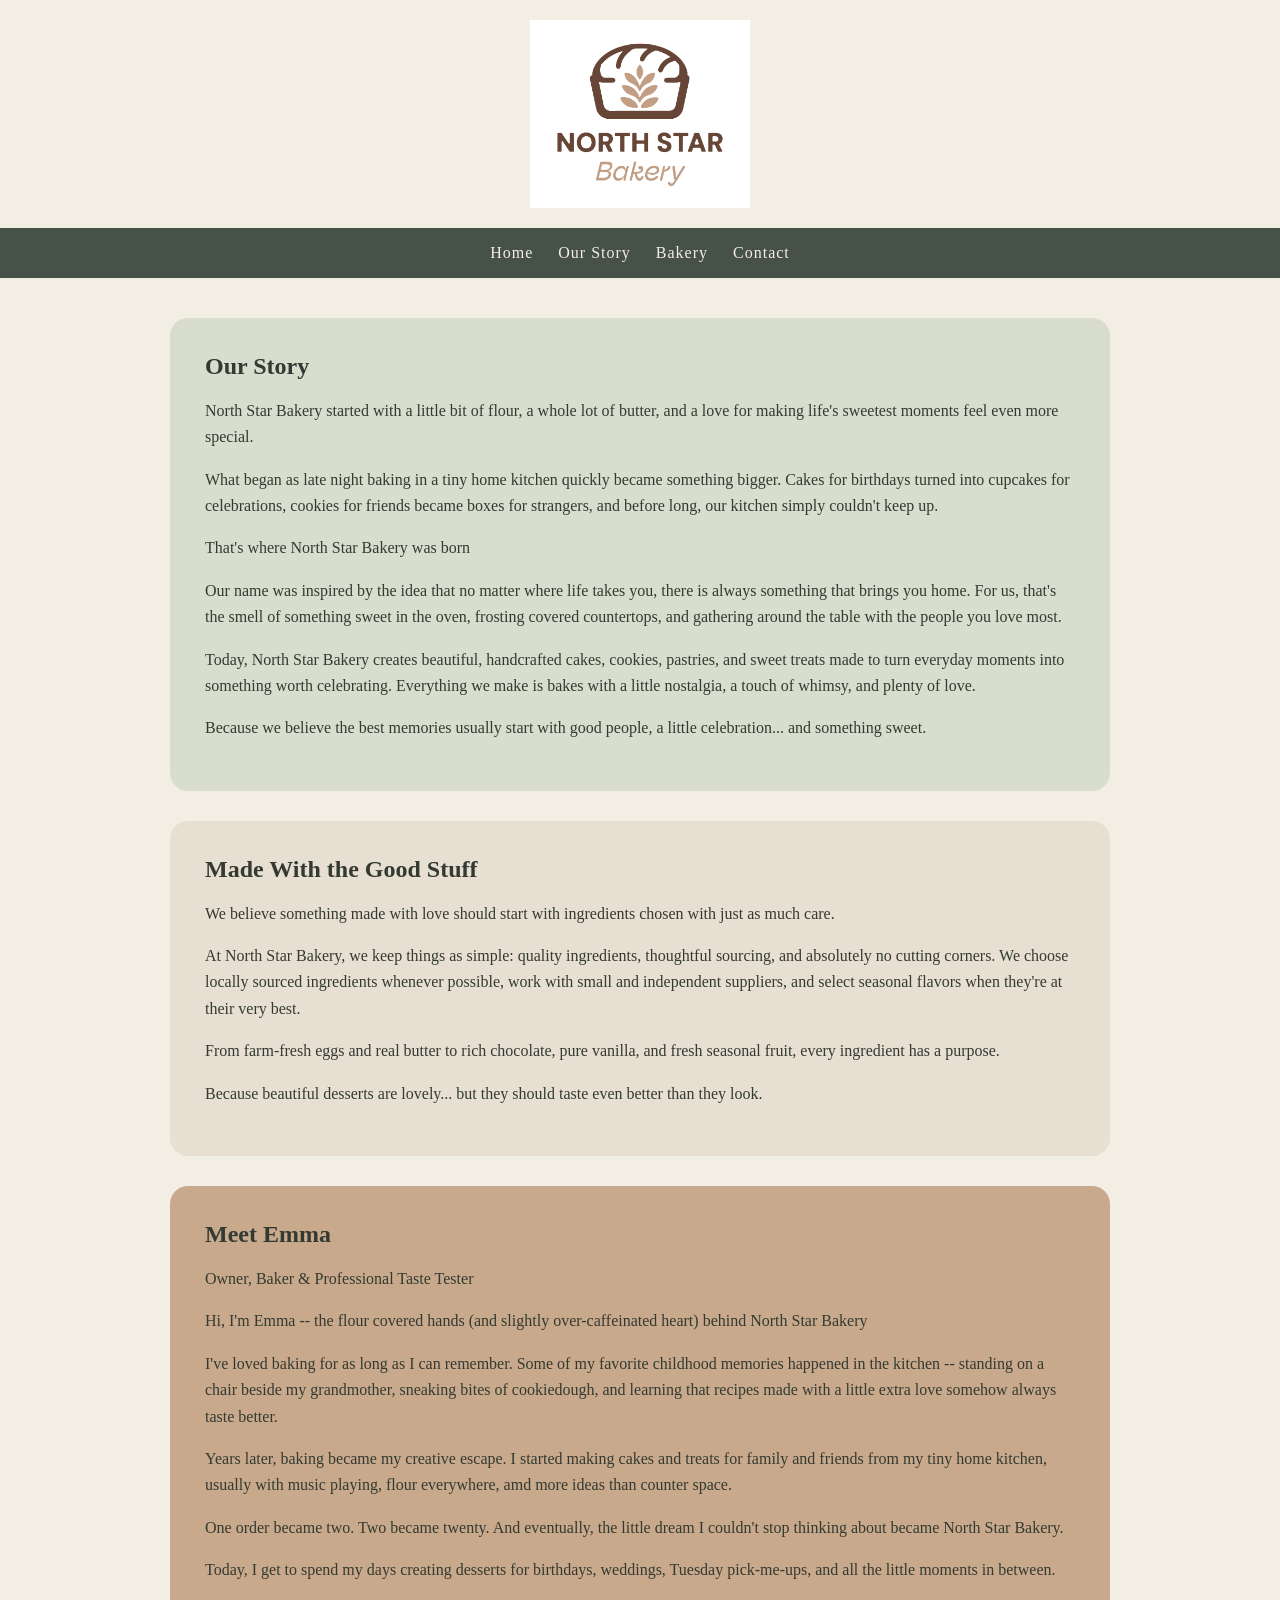
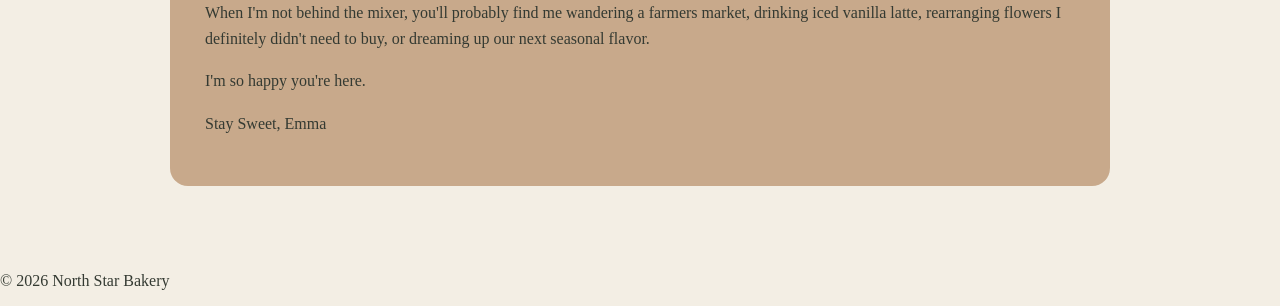
<file: about.html>
<!DOCTYPE html>
<html lang"en">
<head>
    <meta charset="UTF-8">
    <meta name="viewport" content="width=device-width, initial-scale=1.0">
    <title>North Star Bakery</title>
    <link rel="stylesheet" href="css/styles.css">
</head>
<body>
    <header>
<img class="logo" src="images/bakery-logo_c.png" alt="North Star Bakery Logo">
<nav>
    <a href="index.html">Home</a>
    <a href="about.html">Our Story</a>
    <a href="products.html">Bakery</a>
    <a href="contact.html">Contact</a>
</nav>
</header>
    <main>
        <section class="story-section">
    <h1>Our Story</h1>
    <p>
    North Star Bakery started with a little bit of flour, a whole lot of butter, and a love for making life's sweetest moments feel even more special.
    </p>
    <p>
            What began as late night baking in a tiny home kitchen quickly became something bigger. Cakes for birthdays turned into cupcakes for celebrations, cookies for friends became boxes for strangers, and before long, our kitchen simply couldn't keep up.
    </p>
    <p>
    That's where North Star Bakery was born
    </p>
    <p>
    Our name was inspired by the idea that no matter where life takes you, there is always something that brings you home. For us, that's the smell of something sweet in the oven, frosting covered countertops, and gathering around the table with the people you love most.
    </p>
    <p>
    Today, North Star Bakery creates beautiful, handcrafted cakes, cookies, pastries, and sweet treats made to turn everyday moments into something worth celebrating. Everything we make is bakes with a little nostalgia, a touch of whimsy, and plenty of love.
    </p>
    <p>
    Because we believe the best memories usually start with good people, a little celebration... and something sweet.
    </p>
        </section>
        <section class="values-section">
    <h2>Made With the Good Stuff</h2>
    <p>
        We believe something made with love should start with ingredients chosen with just as much care.
    </p>
    <p>
        At North Star Bakery, we keep things as simple: quality ingredients, thoughtful sourcing, and absolutely no cutting corners. We choose locally sourced ingredients whenever possible, work with small and independent suppliers, and select seasonal flavors when they're at their very best.
    </p>
    <p>
        From farm-fresh eggs and real butter to rich chocolate, pure vanilla, and fresh seasonal fruit, every ingredient has a purpose.
    </p>
    <p>
        Because beautiful desserts are lovely... but they should taste even better than they look.
    </P>
        </section>
        <section class="baker-section">
    <h2>Meet Emma</h2>
    <p>
        Owner, Baker & Professional Taste Tester
    </p>
    <p>
        Hi, I'm Emma -- the flour covered hands (and slightly over-caffeinated heart) behind North Star Bakery
    </p>
    <p>
        I've loved baking for as long as I can remember. Some of my favorite childhood memories happened in the kitchen -- standing on a chair beside my grandmother, sneaking bites of cookiedough, and learning that recipes made with a little extra love somehow always taste better.
    </p>
    <p>
        Years later, baking became my creative escape. I started making cakes and treats for family and friends from my tiny home kitchen, usually with music playing, flour everywhere, amd more ideas than counter space.
    </p>
    <p>
        One order became two. Two became twenty. And eventually, the little dream I couldn't stop thinking about became North Star Bakery.
    </p>
    <p>
        Today, I get to spend my days creating desserts for birthdays, weddings, Tuesday pick-me-ups, and all the little moments in between.
    </p>
    <p>
        When I'm not behind the mixer, you'll probably find me wandering a farmers market, drinking iced vanilla latte, rearranging flowers I definitely didn't need to buy, or dreaming up our next seasonal flavor.
    </p>
    <p> 
        I'm so happy you're here.
    </p>
    <p>
        Stay Sweet,
        Emma
    </p>
    </section> 
    </main>
<footer>
    <p>&copy; 2026 North Star Bakery</p>
</footer>
</body>
</html>
</file>
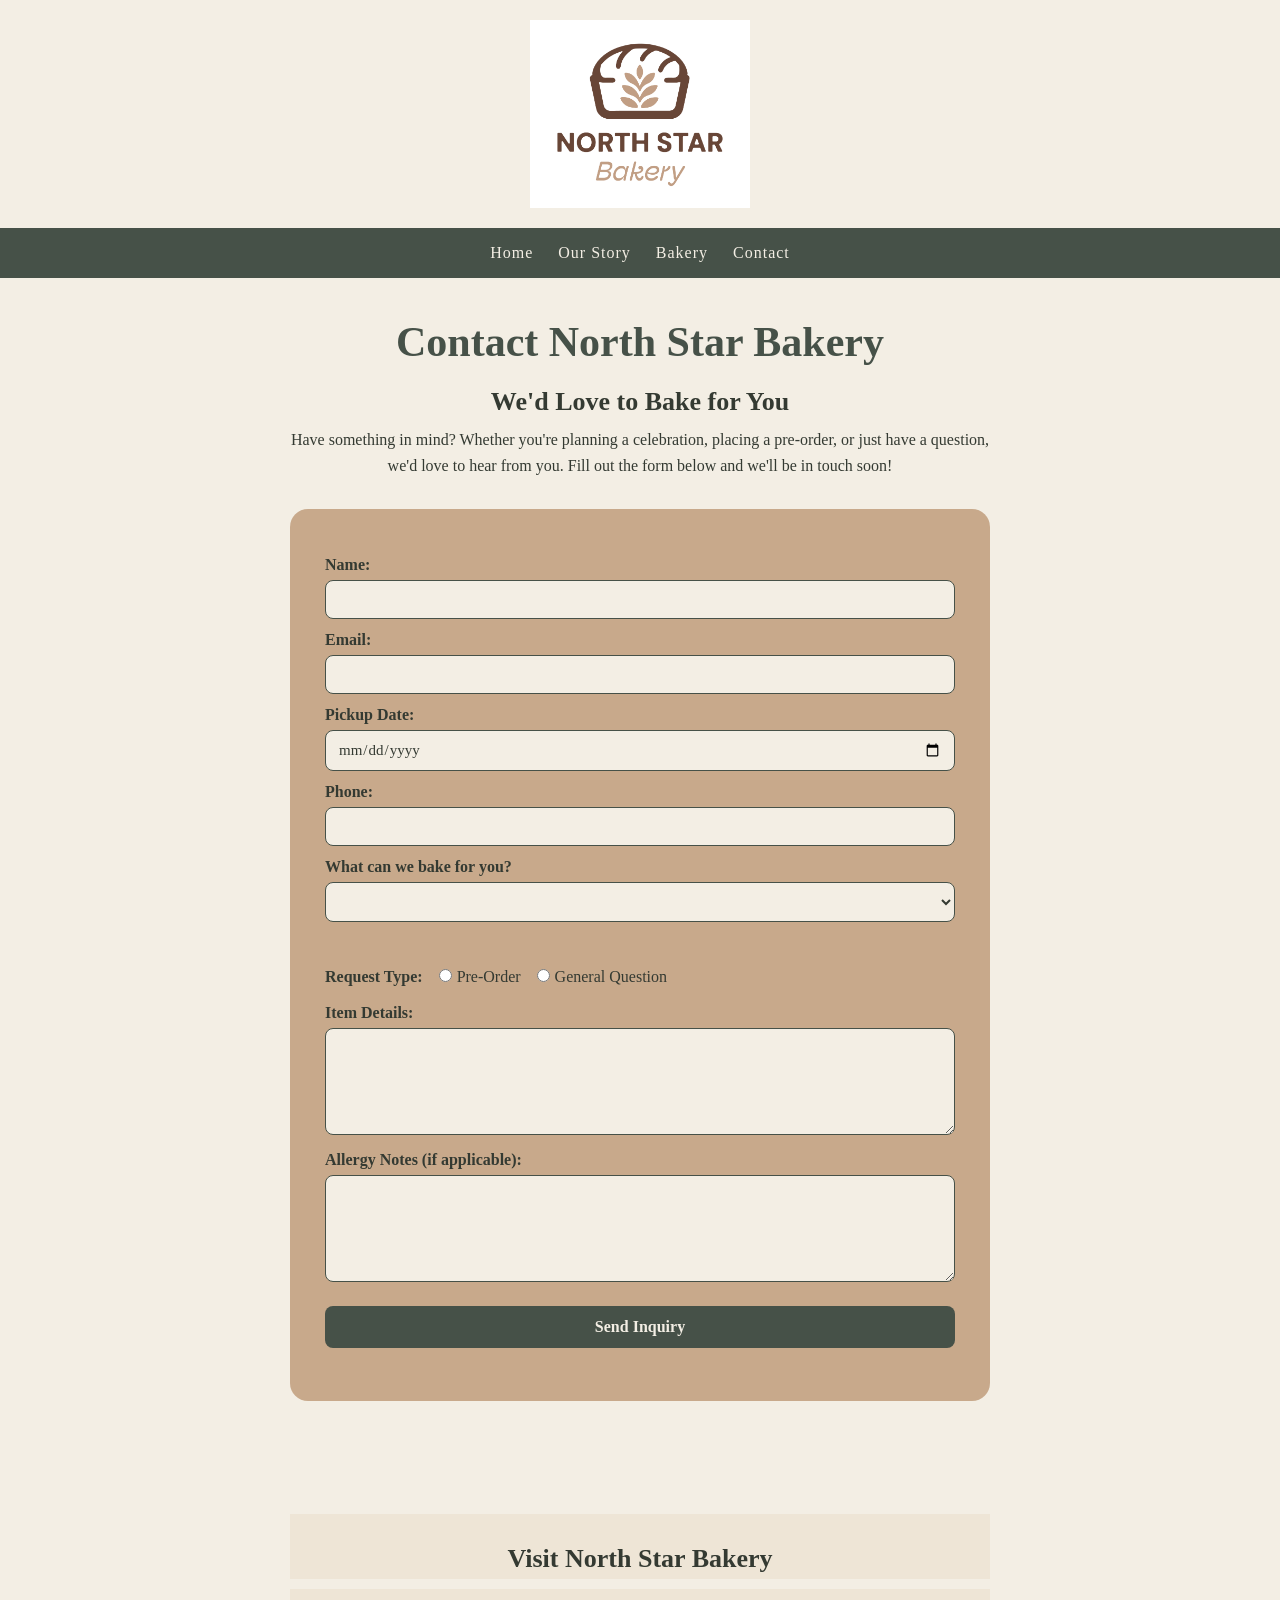
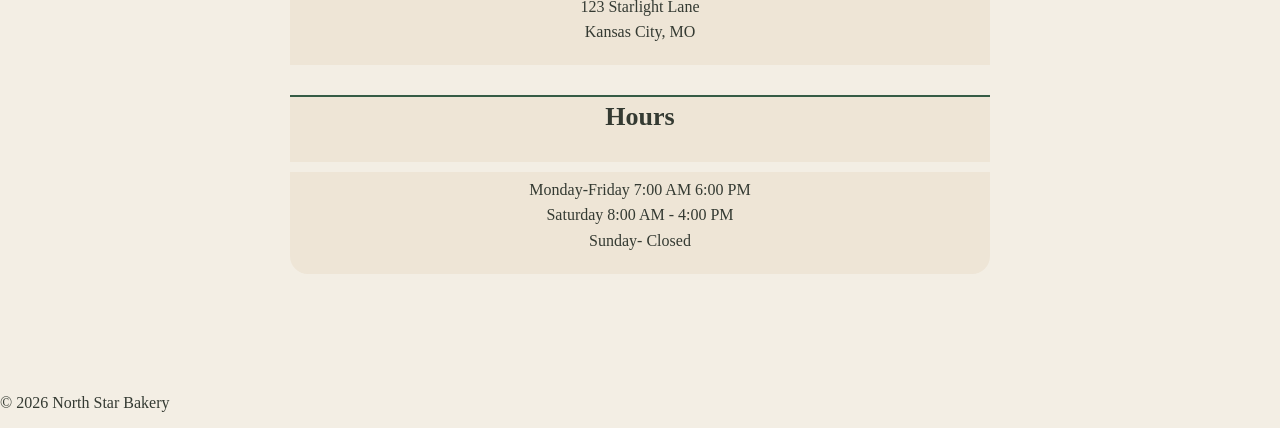
<file: contact.html>
<!DOCTYPE html>
<html lang"en">
<head>
    <meta charset="UTF-8">
    <meta name="viewport" content="width=device-width, initial-scale=1.0">
    <title>North Star Bakery</title>
    <link rel="stylesheet" href="css/styles.css">
</head>
<body></body>
<header>
<img class="logo" src="images/bakery-logo_c.png" alt="North Star Bakery Logo">
<nav>
    <a href="index.html">Home</a>
    <a href="about.html">Our Story</a>
    <a href="products.html">Bakery</a>
    <a href="contact.html">Contact</a>
</nav>
</header>
    <main class="contact-page">
<h1>
    Contact North Star Bakery
</h1>
<h2>
    We'd Love to Bake for You
</h2>
<p>
    Have something in mind? Whether you're planning a celebration, placing a pre-order, or just have a question, we'd love to hear from you. Fill out the form below and we'll be in touch soon!
</p>
<form id="inquiry-form">
    <label for="name">Name:</label>
    <input type="text" id="name" name="name">
    <span id="name-error"></span>
    <br>
    <label for="email">Email:</label>
    <input type="email" id="email" name="email">
    <span id="email-error"></span>
    <br>
    <label for="pickup-date">Pickup Date:</label>
    <input type="date" id="pickup-date" name="pickup-date">
    <br>
    <label for="phone">Phone:</label>
    <input type="tel" id="phone" name="phone">
    <br>
    <label for="product">What can we bake for you?</label>
    <select id="product" name="product">
    <option value=""Choose an option></option>
    <option value="Cake">Cake</option>
    <option value="Cupcakes">Cupcakes</option>
    <option value="Bread">Artisan Bread</option>
    <option value="Pastries">Pastries</option>
    <option value="Cookies">Cookies</option>
    <option value="Other">Other</option>
</select>
<p id="product-message"></p>
<br>
<label>Request Type:</label>
<input type="radio" id="preorder" name="request-type" value="preorder"
<label for="preorder">Pre-Order</label>
<input type="radio" id="question" name="request-type" value="question"
<label for="question">General Question</label>
<br>
<label for="message">Item Details:</label>
<br>
<textarea id="message" name="message" rows="5" cols="40"></textarea>
<br>
<label for="allergy">Allergy Notes (if applicable):</label>
<br>
<textarea id="allergy" name="allergy" rows="5" cols="40"></textarea>
<br>
<button type="submit">Send Inquiry</button>
<br>
</form>
<br>
<h2>
    Visit North Star Bakery
</h2>
<p>
    123 Starlight Lane<br>
    Kansas City, MO
</p>
<h2>
    Hours
</h2>
<p>
    Monday-Friday 7:00 AM 6:00 PM<br>
    Saturday 8:00 AM - 4:00 PM<br>
    Sunday- Closed
</p>
</main> 
<footer>
    <p>&copy; 2026 North Star Bakery</p>
</footer>
<script src="script.js"></script>
</body>
</html>
</file>
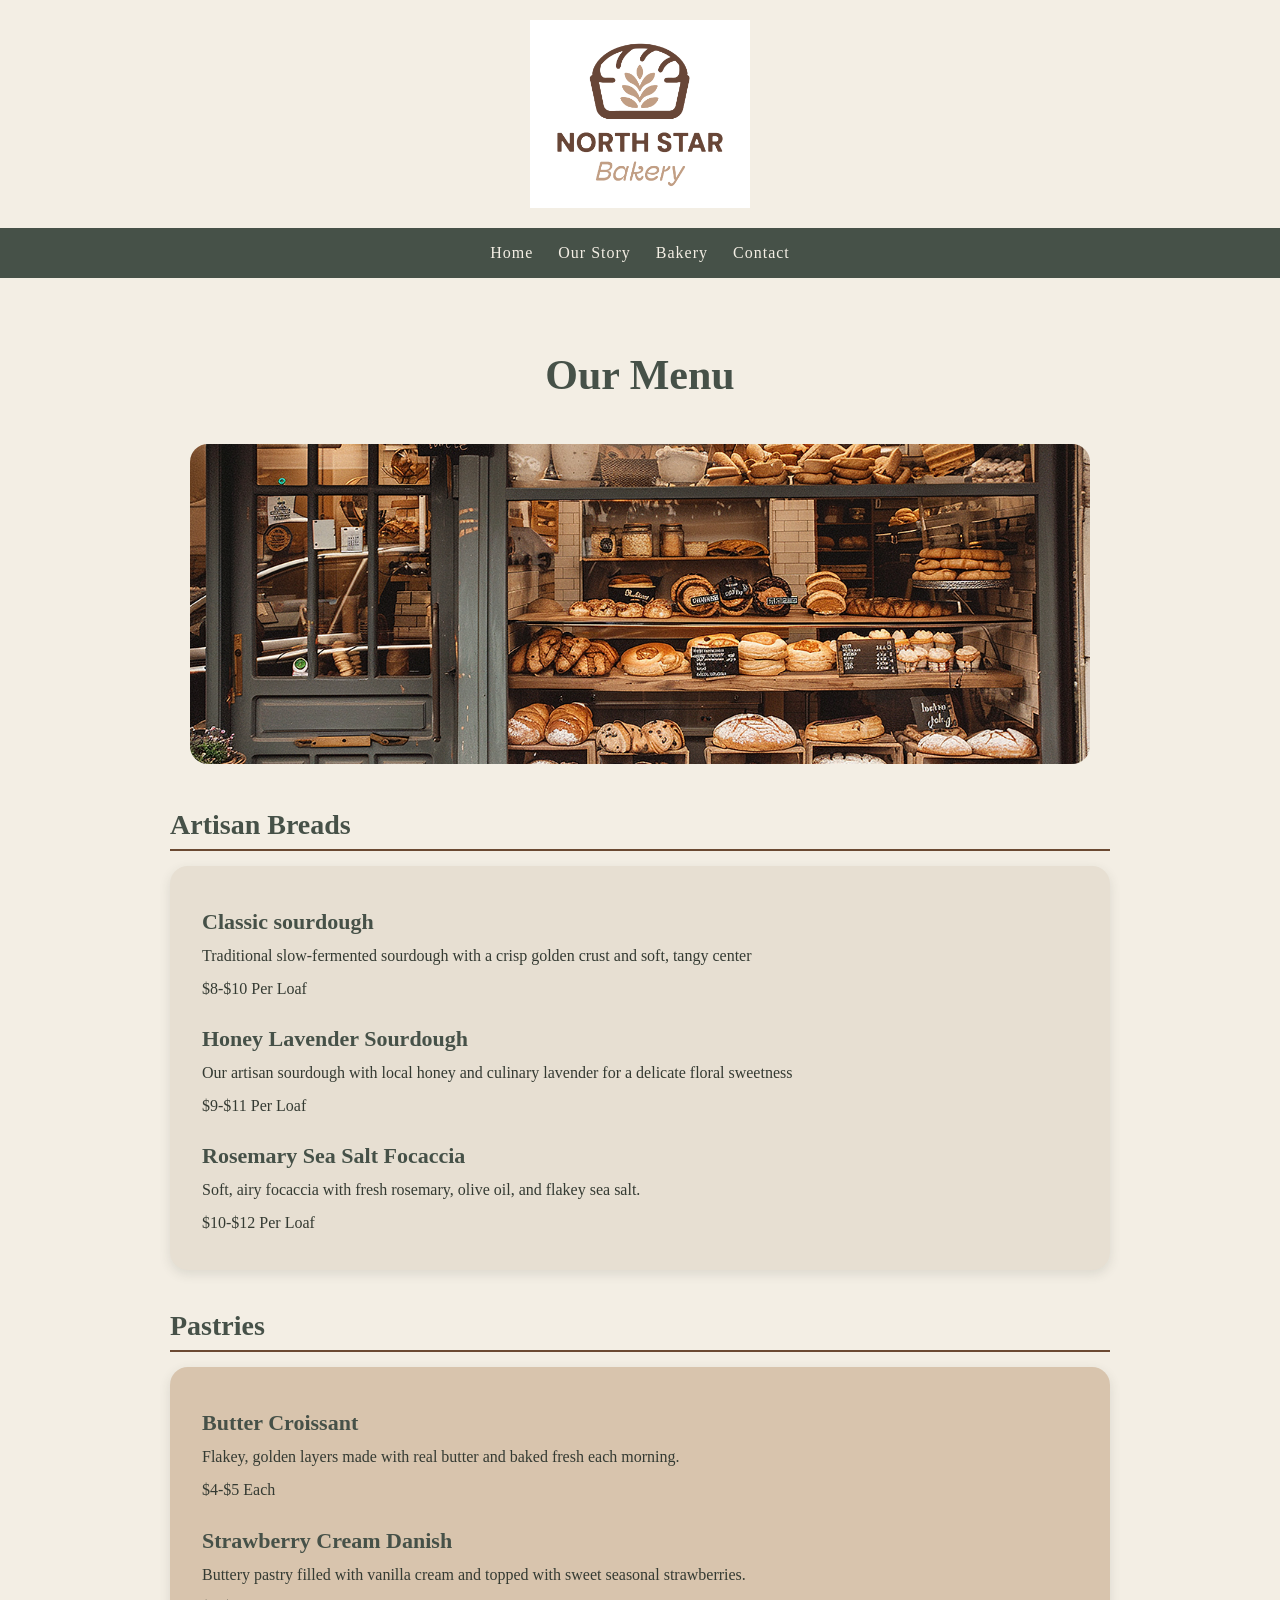
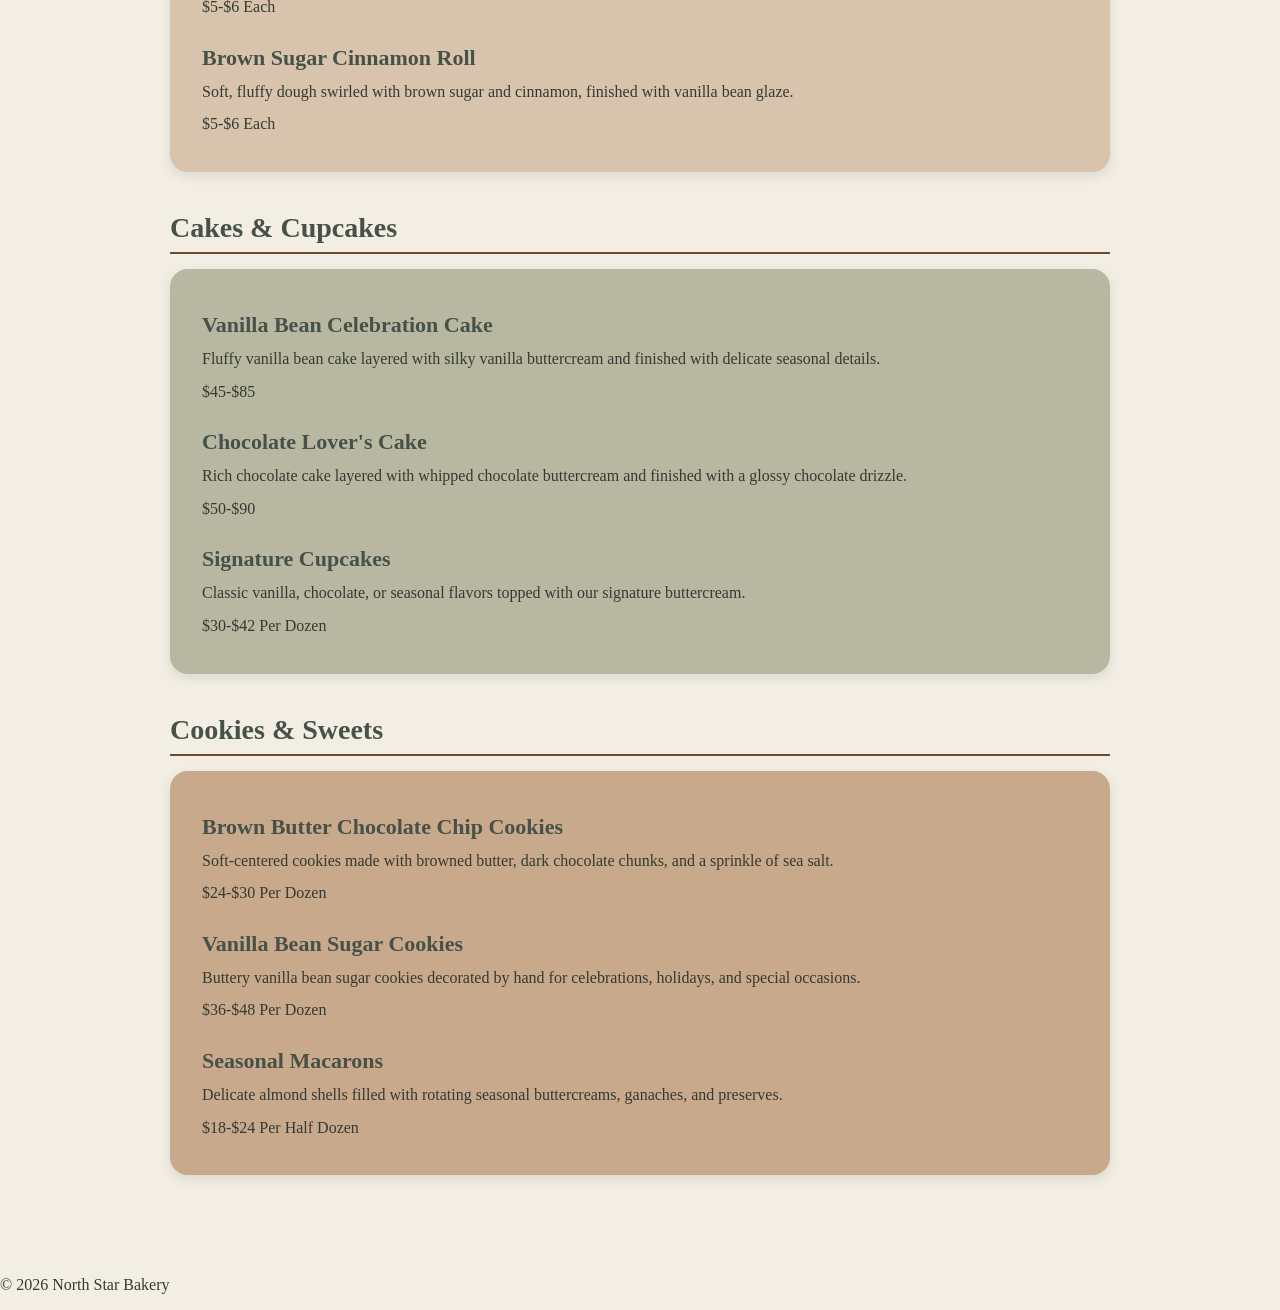
<file: products.html>
<!DOCTYPE html>
<html lang"en">
<head>
    <meta charset="UTF-8">
    <meta name="viewport" content="width=device-width, initial-scale=1.0">
    <title>North Star Bakery</title>
    <link rel="stylesheet" href="css/styles.css">
</head>
<body>
<header>
<img class="logo" src="images/bakery-logo_c.png" alt="North Star Bakery Logo">
<nav>
    <a href="index.html">Home</a>
    <a href="about.html">Our Story</a>
    <a href="products.html">Bakery</a>
    <a href="contact.html">Contact</a>
</nav>
</header>
    <main class="menu-page">
<h1>
    Our Menu
</h1>
<img
    class="menu-hero"
    src="images/bakery-storefront_c.png"
    alt="Warm and inviting North Star Bakery storefront">
<h2 class="menu-heading">Artisan Breads</h2>
<section class="menu-section bread">
<h3>
    Classic sourdough
</h3>
<p>
    Traditional slow-fermented sourdough with a crisp golden crust and soft, tangy center
</p>
<p>
    $8-$10 Per Loaf
</p>
<h3>
    Honey Lavender Sourdough
</h3>
<p>
    Our artisan sourdough with local honey and culinary lavender for a delicate floral sweetness
</p>
<p>
    $9-$11 Per Loaf
</p>
<h3>
    Rosemary Sea Salt Focaccia
</h3>
<p>
    Soft, airy focaccia with fresh rosemary, olive oil, and flakey sea salt.
</p>
<p>
    $10-$12 Per Loaf
</p>
</section>
<h2 class="menu-heading">Pastries</h2>
<section class="menu-section pastries">
<h3>
    Butter Croissant
</h3>
<p>
    Flakey, golden layers made with real butter and baked fresh each morning.
</p>
<p>
    $4-$5 Each
</p>
<h3>
    Strawberry Cream Danish
</h3>
<p>
    Buttery pastry filled with vanilla cream and topped with sweet seasonal strawberries.
</p>
<p>
    $5-$6 Each
</p>
<h3>
    Brown Sugar Cinnamon Roll
</h3>
<p>
    Soft, fluffy dough swirled with brown sugar and cinnamon, finished with vanilla bean glaze.
</p>
<p>
    $5-$6 Each 
</p>
</section>
<h2 class="menu-heading">Cakes & Cupcakes</h2>
<section class="menu-section cakes">
<h3>
Vanilla Bean Celebration Cake 
</h3>
<p>
    Fluffy vanilla bean cake layered with silky vanilla buttercream and finished with delicate seasonal details.
</p>
<p>
    $45-$85
</p>
<h3>
    Chocolate Lover's Cake 
</h3>
<p>
    Rich chocolate cake layered with whipped chocolate buttercream and finished with a glossy chocolate drizzle.
</p>
<p>
    $50-$90
</p>
<h3>
    Signature Cupcakes 
</h3>
<p>
    Classic vanilla, chocolate, or seasonal flavors topped with our signature buttercream.
</p>
<p>
    $30-$42 Per Dozen
</p>
</section>
<h2 class="menu-heading">Cookies & Sweets</h2>
<section class="menu-section sweets">
    <h3>
    Brown Butter Chocolate Chip Cookies 
</h3>
<p>
    Soft-centered cookies made with browned butter, dark chocolate chunks, and a sprinkle of sea salt.
</p>
<p>
    $24-$30 Per Dozen
</p>
<h3>
    Vanilla Bean Sugar Cookies 
</h3>
<p>
    Buttery vanilla bean sugar cookies decorated by hand for celebrations, holidays, and special occasions.
</p>
<p>
    $36-$48 Per Dozen 
</p>
<h3>
    Seasonal Macarons
</h3>
<p>
    Delicate almond shells filled with rotating seasonal buttercreams, ganaches, and preserves.
</p>
<p>
    $18-$24 Per Half Dozen
</p>
</section>
    </main>
<footer>
<p>&copy; 2026 North Star Bakery</p>    
</footer>
</body>
</html>
</file>
<file: css/styles.css>
* {
    box-sizing: border-box;
}
body {
    background-color: #f3eee4;
    color: #343a32;
    font-family: Georgia, serif;
    margin: 0;
    padding: 0;

}
img {
    max-width: 100%;
    height: auto;
}
.logo{
    width: 220px;
    display: block;
    margin: 20px auto;
}
nav{
    background-color: #465148;
    padding: 16px;
    display: flex;
    justify-content: center;
    align-items: center;
    flex-wrap: wrap;
    gap: 25px;
}
nav a{
    color: #f3eee4;
    text-decoration: none;
    margin: 0;
    font-size: 16px;
    letter-spacing: 1px;
}
nav a:hover {
    color: #c8a98b
}
main{
    max-width: 1000px;
    margin: 0 auto;
    padding: 40px 30px;
}
.featured-image {
    width: 100%;
    max-width: 700px;
    height: 350px;
    object-fit: cover;
    display: block;
    margin: 20px auto;
    border-radius: 8px;
}
.featured-card {
    background-color: #d9ddce;
    max-width: 750px;
    margin: 20px auto;
    padding: 25px;
    border-radius: 10px;
    box-shadow: 0 4px 12px rgba(52, 58, 50, 0.15);
}
.featured-card {
    color: #465148;
    font-size: 24px;
    margin-bottom: 10px;
}
.featured-card p {
line-height: 1.6;
}
.featured-card {
    background-color: #d9ddce;
    max-width: 900px;
    margin: 30px auto;
    padding: 35px;
    border-radius: 18px;
}
.featured-card {
    display: grid;
    grid-template-columns: 1fr 1fr;
    gap: 40px;
    align-items: center;
}
.featured-card {
    margin: 0;
}
.featured-image {
    width: 100%;
    border-radius: 12px;
    display: block;

}
.featured-card figcaption {
    margin-top: 10px;
    font-size: 14px;
    letter-spacing: 1px;
}
.featured-card h3 {
    font-size: 28px;
    margin-top: 0;
}
.featured-card p {
    line-height: 1.6;
}
picture {
    display: block;
    max-width: 900px;
    margin: 20px auto;
}
picture img {
    width: 100%;
    display:block;
    border-radius: 12px;
}
video {
    display: block;
    width: 100%;
    max-width: 900px;
    margin: 20px auto;
    border-radius: 12px;
}
@media (max-width: 768px) {
    main {
        width: 100%;
        margin: 0 auto;
        padding: 20px;
    }
    .featured-card {
        grid-template-columns: 1fr;
    }
    .featured-image {
        width: 100%;
    }
    nav a {
        display: inline-block;
        margin: 5px 8px;
    }
}
    .story-section {
        background-color: #d9ddce;
        padding: 35px;
        border-radius: 18px;
        margin-bottom: 30px;
    }
    .values-section {
        background-color: #e7dfd2;
        padding: 35px;
        border-radius: 18px;
        margin-bottom: 30px;
    }
    .baker-section {
        background-color: #c8a98b;
        padding: 35px;
        border-radius: 18px;
        margin-bottom: 30px;
    }
    .story-section
    .values-section
    .baker-section {
        max-width: 850px;
        margin-left: auto;
        margin-right: auto;
        margin-bottom: 28px;
    }
    .story-section h1,
    .values-section h2,
    .baker-section h2 {
        color:#343a32;
        margin-top: 0;
        margin-bottom: 18px;
    }
    .story-section p,
    .values-section p,
    .baker-section p {
        line-height: 1.65;
        margin-bottom: 14px;
    }
    /* PROCTUCTS PAGE */
    .menu-page {
        max-width: 1000px;
        margin: 0 auto;
        padding: 45px 30px;
    }
    .menu-page > h1 {
        text-align: center;
        font-size: 42px;
        color: #465148;
        margin-bottom: 45px;
    }
    .menu-heading {
        font-size: 28px;
        color: #465148;
        margin: 35px 0 15px;
        border-bottom: 2px solid #6b4932;
        padding-bottom: 8px;
    }
    .menu-section {
        background-color: #d8c3a5;
        padding: 28px;
        border-radius: 18px;
        margin-bottom: 35px;
        box-shadow: 0 4px 12px rgba(52, 58, 50, 0.12);
    }
    .menu-section h3 {
        color: #465148;
        font-size: 22px;
        margin-top: 25px;
        margin-bottom: 8px;
    }
    .menu-section h3:first-of-type {
        margin-top: 15px;
    }
    .menu-section p {
        line-height: 1.6;
        margin: 7px 0;
    }
    .menu-section img {
        width: 100%;
        height: 260px;
        object-fit: cover;
        display: block;
        border-radius: 12px;
        margin-bottom: 25px;
    }
    .menu-image {
        display: block;
        width: 100%;
        max-width: 650px;
        height: 260px;
        object-fit: cover;
        object-position: center;
        margin: 20px auto 30px;
        border-radius: 16px;
    }
    .menu-hero {
        display: block;
        width: 100%;
        max-width: 900px;
        height: 320px;
        object-fit: cover;
        object-position: center;
        margin: 20px auto 45px;
        border-radius: 18px;
    }
   .menu-section {
    padding: 28px 32px;
    margin-bottom: 40px;
    border-radius: 18px;
   }
   .bread {
    background-color: #e7dfd2;
   }
   .pastries {
    background-color: #d8c4ad;
   }
   .cakes {
    background-color: #b8b8a2;
   }
   .sweets {
    background-color: #c8a98b;
   }
   /*Contact Page*/
   .contact-page {
    max-width: 900px;
    margin: 40px auto;
    padding: 0 25px 50px;
   }
   .contact-page h1 {
    text-align: center;
    color: #465148;
    font-size: 42px;
    margin-bottom: 10px;
   }
   .contact-page h2 {
    text-align: center;
    color: #343a32;
    font-size: 26px;
    margin-bottom: 10px;
   }
   .contact-page > p {
    text-align: center;
    line-height: 1.6;
    max-width: 700px;
    margin: 0 auto 30px;
   }
/* Contact Form Card */
.contact-page form {
    max-width: 700px;
    margin: 30px auto 40px;
    padding: 35px;
    background-color: #c8a98b;
    border-radius: 18px;
}
.contact-page form label {
    color:#343a32;
    font-weight: bold;
    display: inline-block;
    margin-top: 12px;
    margin-bottom: 6px;
}
.contact-page input[type="text"],
.contact-page input[type="email"],
.contact-page input[type="date"],
.contact-page input [type="phone"],
.contact-page select,
.contact-page textarea {
    width: 100%;
    padding: 10px 12px;
    border: 1px solid #465148;
    border-radius: 8px;
    background-color: #f3eee4;
    color:#343a32;
    font-family: Georgia, serif;
    font-size: 15px;
}
.contact-page textarea {
    resize:vertical;
}
.contact-page input[type="radio"] {
    margin: 8px 5px 8px 12px;
}
.contact-page button {
    display: block;
    width: 100%;
    margin-top: 20px;
    padding: 12px;
    border: none;
    border-radius: 8px;
    background-color: #465148;
    color:#f3eee4;
    font-family: georgia, serif;
    font-size: 16px;
    font-weight: bold;
    cursor: pointer;
}
.contact-page button:hover {
    background-color: #343a32;
}
.contact-page #phone {
    width: 100%;
    padding: 10px 12px;
    border: 1px solid #465148;
    border-radius: 8px;
    background-color: #f3eee4;
    color: #343a32;
    font-family: Georgia, serif;
    font-size: 15px;
}
/* Contact page location + hours */
form + br + h2 {
    max-width: 700px;
    margin: 55px auto 0;
    padding: 30px 30px 5px;
    background-color: #eee5d6;
    border-radius: 18px 18pz 0 0;
    text-align: center;
}
form + br + h2 + p {
    max-width: 700px;
    margin: 0 auto;
    padding: 5px 30px 20px;
    background-color: #eee5d6;
    text-align: center;
}
form + br + h2 + p + h2 {
    max-width: 700px;
    margin: 0 auto;
    padding: 5px 30px 30px;
    background-color: #eee5d6;
    text-align: center;
    border-top: 2px solid #355b45;
}
form + br + h2 + p + h2 + p {
    max-width: 700px;
    margin: 0 auto 50px;
    margin-bottom: 25px;
    padding: 5px 30px 30px;
    padding-bottom: 20px;
    background-color: #eee5d6;
    border-radius: 0 0 18px 18px;
    text-align: center;
    line-height: 1.6;
}
</file>
